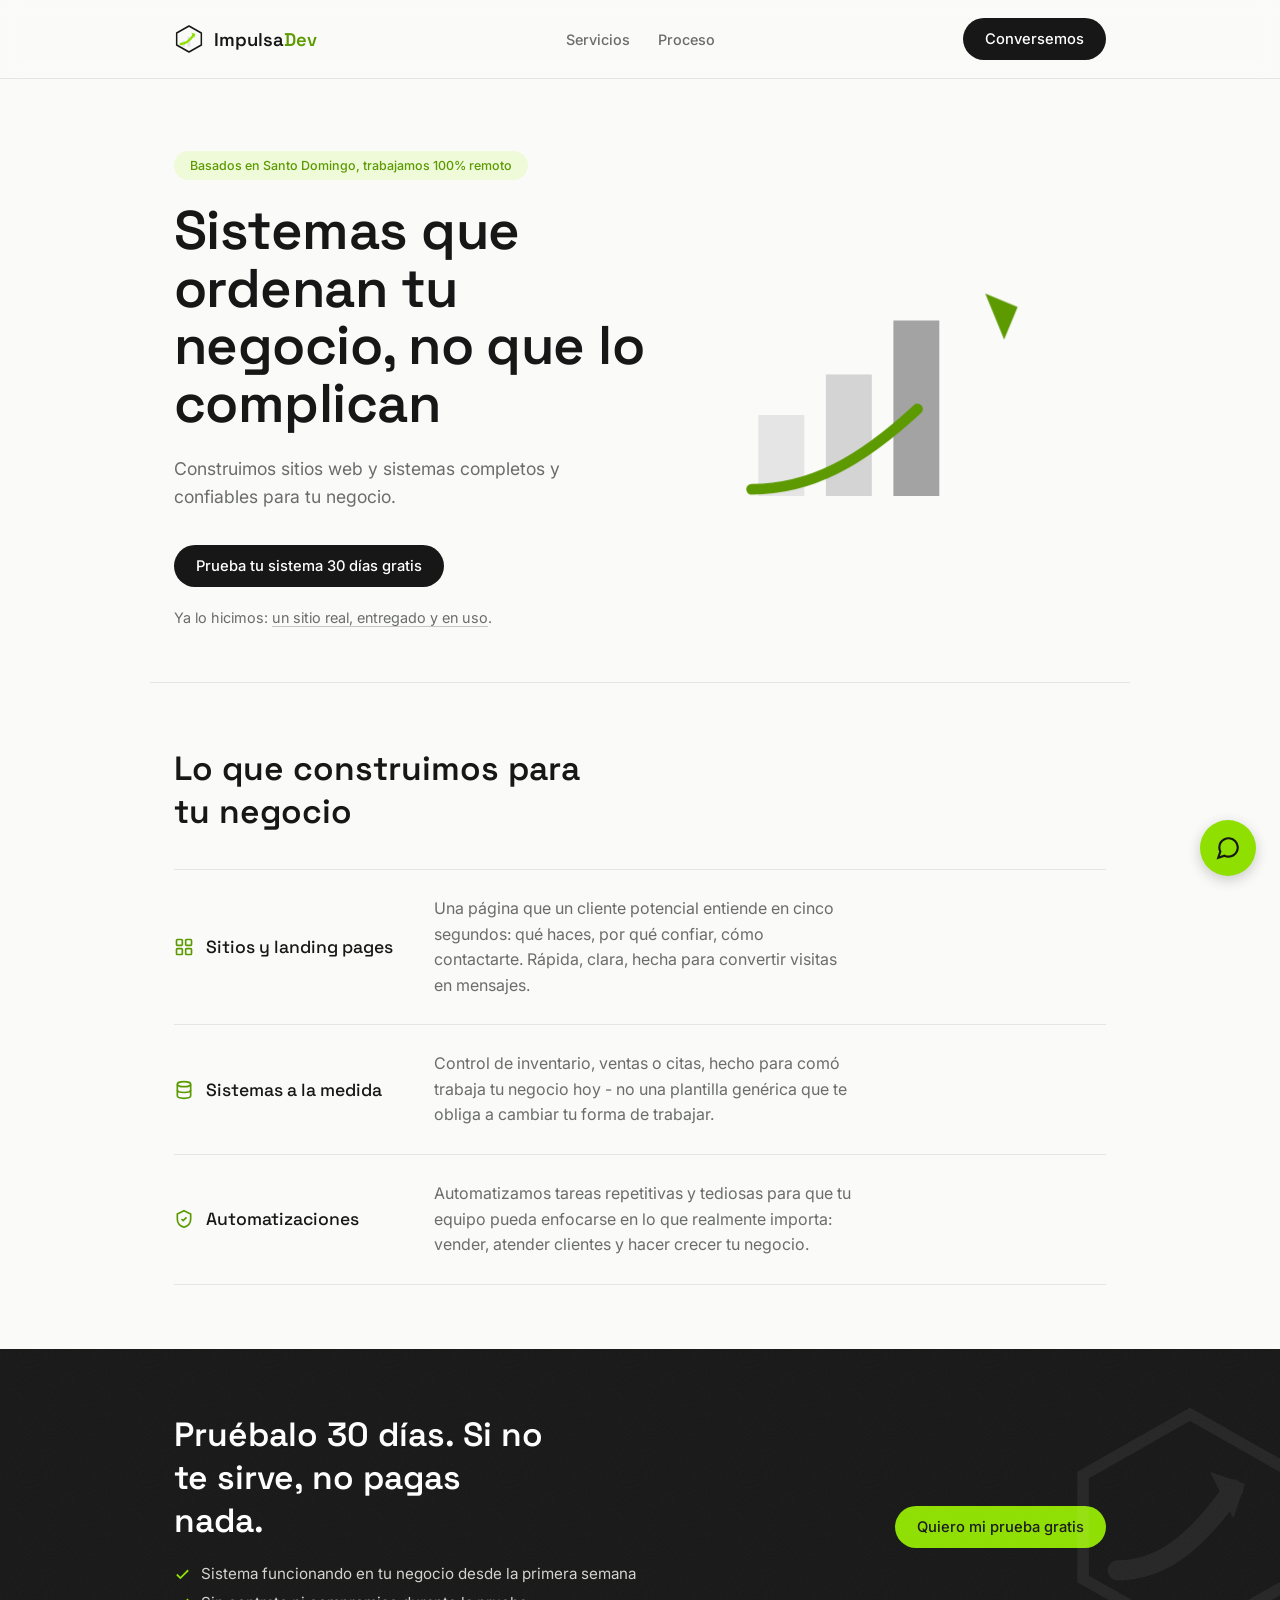
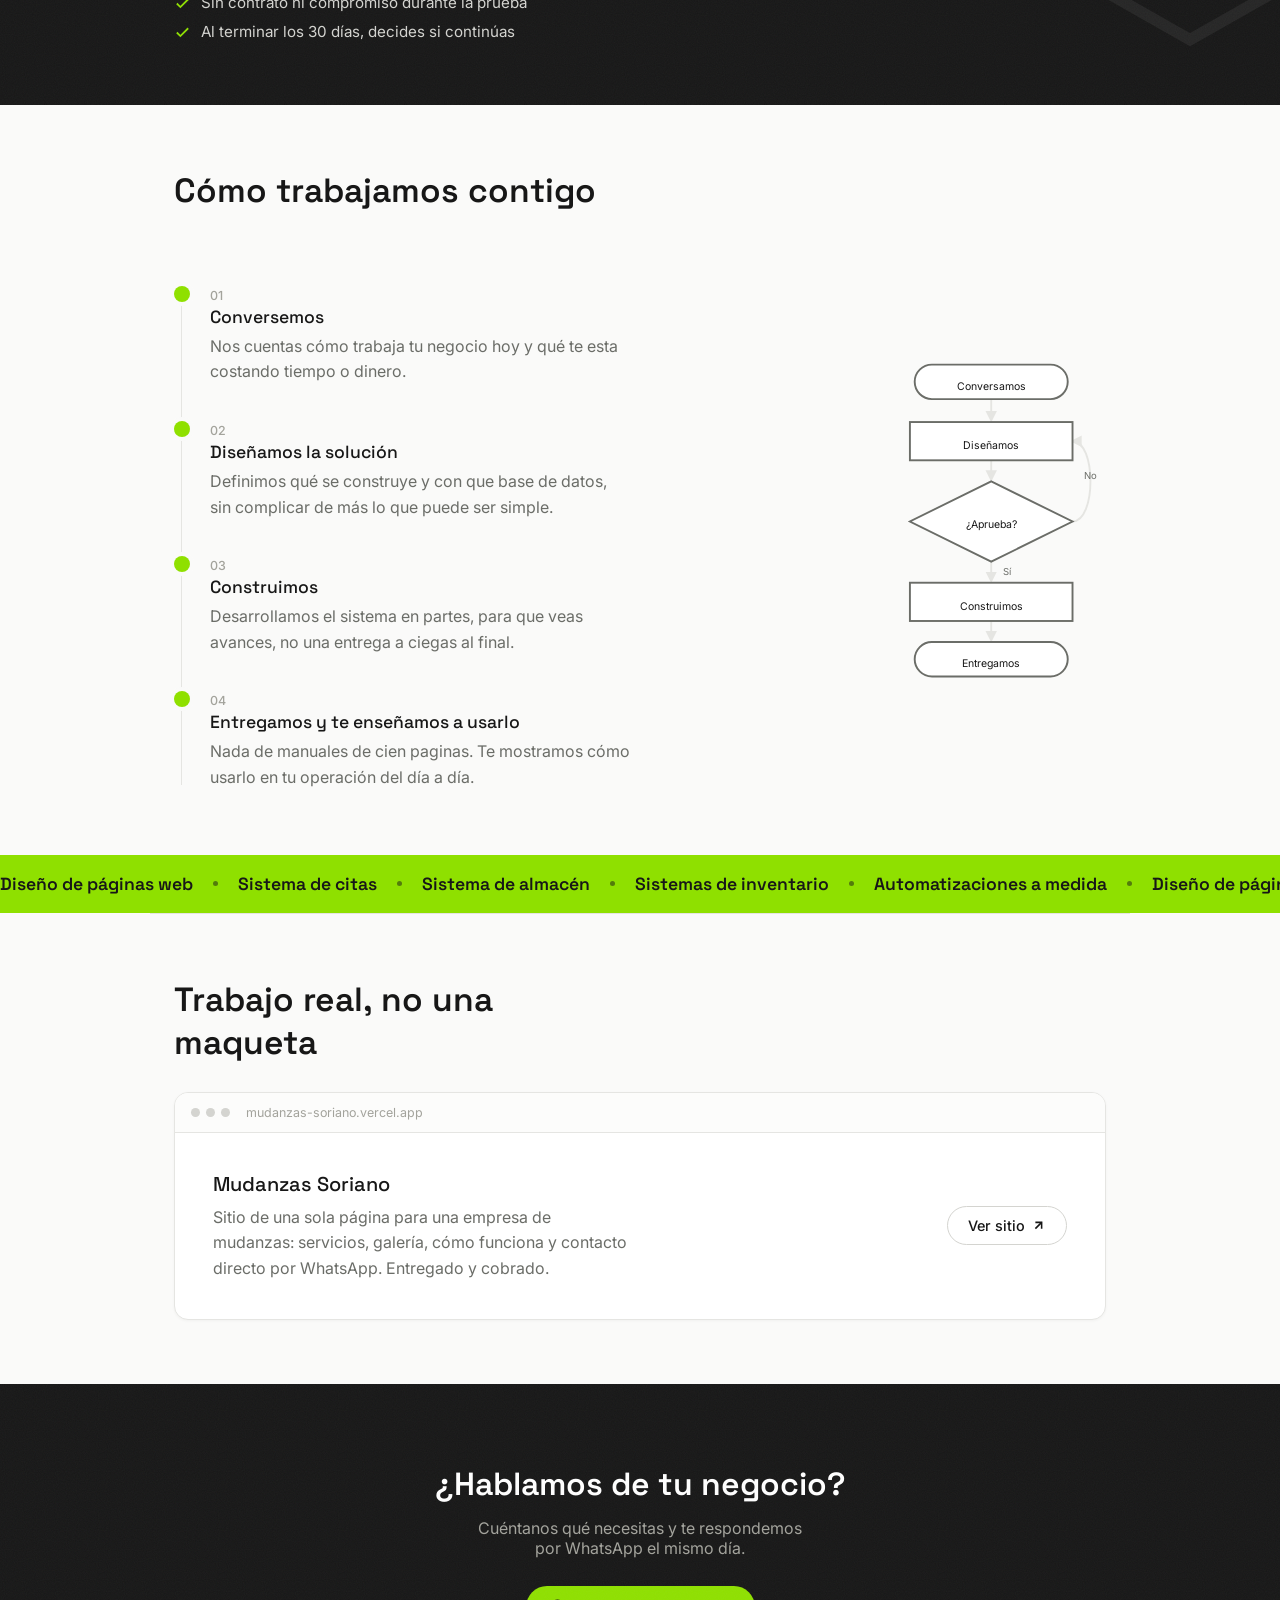
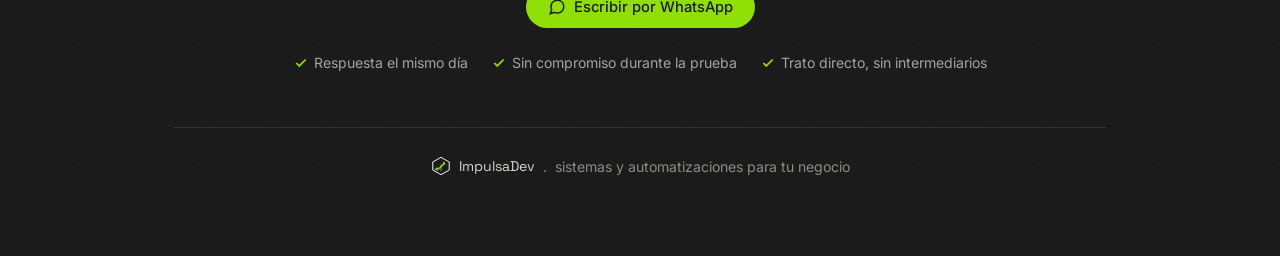
<file: impulsadev-landing/index.html>
<!DOCTYPE html>
<html lang="es">
<head>
    <meta charset="UTF-8" />
    <meta name="viewport" content="width=device-width, initial-scale=1.0" />
    <title>ImpulsaDev - Sistemas y automatizaciones para tu negocio </title>
    <meta name="description" content="Sitios web, sistemas a la medida y automatizaciones para negocios pequeños. Prueba tu sistema 30 días gratis."/>
    <meta property="og:title" content="ImpulsaDev - Sistemas y automatizaciones para tu negocio"/>
    <meta property="og:description" content="Sitios web, sistemas a la medida y automatizaciones para negocios pequeños. Prueba tu sistema 30 días gratis."/>
    <meta property="og:image" content="https://impulsa-dev.vercel.app/img/favicon.png">
    <meta property="og:url" content="https://impulsa-dev.vercel.app"/>
    <meta property="og:type" content="website"/>
    <meta name="theme-color" content="#171717"/>
    <link rel="canonical" href="https://impulsa-dev.vercel.app" />

    <link rel="preconnect" href="https://fonts.googleapis.com">
    <link href="https://fonts.googleapis.com/css2?family=Space+Grotesk:wght@500;600;700&family=Inter:wght@400;500;600&display=swap" rel="stylesheet">
    <link rel="icon" type="image/png" href="img/favicon.png" />
    <link rel="apple-touch-icon" href="img/apple-icon.png" />
    <link rel="stylesheet" href="css/style.css" />

    <script type="application/ld+json">
      {
        "@context": "https://schema-org",
        "@type": "ProfessionalService",
        "name": "ImpulsaDev",
        "description": "Sistemas y automatizaciones para negocios pequeños en Santo Domingo, República Dominicana.",
        "url": "https://impulsa-dev.vercel.app",
        "areaServed": {
          "@type": "City",
          "name": "Santo Domingo"
        },
        "address": {
          "@type": "PostalAddress",
          "addressLocality": "Santo Domingo",
          "addressCountry": "DO"
        }
      }
    </script>
</head>
<body>
    <header>
        <nav class="nav-container">
            <div class="brand">
                <svg width="30" height="30" viewBox="0 0 90 90" fill="none">
                    <path d="M45 6 L82 27 V63 L45 84 L8 63 V27 Z" stroke="#171717" stroke-width="4.5" stroke-linejoin="round"/>
                    <rect x="24" y="50" width="9" height="18" fill="#E5E5E5"/>
                    <rect x="40" y="38" width="9" height="30" fill="#E5E5E5"/>
                    <path d="M20 60 C34 60 46 52 60 32" stroke="#8FE000" stroke-width="7" stroke-linecap="round" fill="none"/>
                    <path d="M52 26 L64 30 L60 42 Z" fill="#8FE000"/>
                </svg>
                <span class="brand-name">Impulsa<span class="dev">Dev</span></span>
            </div>
            <div class="nav-links">
                <a href="#servicios">Servicios</a>
                <a href="#proceso">Proceso</a>
            </div>
            <a href="#" id="nav-cta" class="btn btn-dark" target="_blank" rel="noreferrer">Conversemos</a>
        </nav>
    </header>
      <section class="hero">
    <div class="hero-text">
      <span class="badge">Basados en Santo Domingo, trabajamos 100% remoto</span>
      <h1>Sistemas que ordenan tu negocio, no que lo complican</h1>
      <p class="sub">Construimos sitios web y sistemas completos y confiables para tu negocio.</p>
      <div class="cta-row">
        <a href="#" id="hero-cta" class="btn btn-dark" target="_blank" rel="noreferrer">Prueba tu sistema 30 días gratis</a>
      </div>
      <p class="proof">Ya lo hicimos: <a href="https://mudanzas-soriano.vercel.app/" target="_blank" rel="noreferrer">un sitio real, entregado y en uso</a>.</p>
    </div>

    <div class="hero-art" aria-hidden="true">
      <svg viewBox="0 0 260 200">
        <rect class="bar" x="20" y="120" width="34" height="60" fill="#E5E5E5"/>
        <rect class="bar" x="70" y="90" width="34" height="90" fill="#D4D4D4"/>
        <rect class="bar" x="120" y="50" width="34" height="130" fill="#A3A3A3"/>
        <path class="arrow" d="M15 175 C 80 175, 130 130, 205 45" fill="none" stroke="#5C9A00" stroke-width="8" stroke-linecap="round"/>
        <path class="arrow" d="M188 30 L212 40 L202 64 Z" fill="#5C9A00"/>
      </svg>
    </div>
  </section>
  <section class="services" id="servicios">
    <h2>Lo que construimos para tu negocio</h2>

    <div class="services-list">
        <div class="service">
            <div class="service-head">
                <svg class="icon" viewBox="0 0 24 24" fill="none" stroke="currentColor" stroke-width="2"><rect x="3" y="3" width="7" height="7" rx="1"/><rect x="14" y="3" width="7" height="7" rx="1"/><rect x="3" y="14" width="7" height="7" rx="1"/><rect x="14" y="14" width="7" height="7" rx="1"/></svg>
                <h3> Sitios y landing pages </h3>
            </div>
            <p>Una página que un cliente potencial entiende en cinco segundos: qué haces, por qué confiar, cómo contactarte. Rápida, clara, hecha para convertir visitas en mensajes.</p>
        </div>

        <div class="service">
        <div class="service-head">
            <svg class="icon" viewBox="0 0 24 24" fill="none" stroke="currentColor" stroke-width="2"><ellipse cx="12" cy="5" rx="8" ry="3"/><path d="M4 5v14c0 1.7 3.6 3 8 3s8-1.3 8-3V5"/><path d="M4 12c0 1.7 3.6 3 8 3s8-1.3 8-3"/></svg>
            <h3>Sistemas a la medida</h3>
        </div>
        <p>Control de inventario, ventas o citas, hecho para comó trabaja tu negocio hoy - no una plantilla genérica que te obliga a cambiar tu forma de trabajar.</p>
        </div>

        <div class="service">
            <div class="service-head">
                <svg class="icon" viewBox="0 0 24 24" fill="none" stroke="currentColor" stroke-width="2"><path d="M12 2l8 4v6c0 5-3.5 8.5-8 10-4.5-1.5-8-5-8-10V6l8-4z"/><path d="M9 12l2 2 4-4"/></svg>
                <h3>Automatizaciones</h3>
            </div>
            <p>Automatizamos tareas repetitivas y tediosas para que tu equipo pueda enfocarse en lo que realmente importa: vender, atender clientes y hacer crecer tu negocio.</p>
            </div>
        </div>

    
  </section>
    <section class="offer grain">
      <svg class="offer-watermark" viewBox="0 0 90 90" aria-hidden="true">
         <path d="M45 6 L82 27 V63 L45 84 L8 63 V27 Z" fill="none" stroke="#FFFFFF" stroke-width="4"/>
          <path d="M20 60 C34 60 46 52 60 32" fill="none" stroke="#FFFFFF" stroke-width="7" stroke-linecap="round"/>
          <path d="M52 26 L64 30 L60 42 Z" fill="#FFFFFF"/>
      </svg>
    <div class="offer-inner">
      <div>
        <h2 class="offer-title">Pruébalo 30 días. Si no te sirve, no pagas nada.</h2>
        <ul class="offer-list">
          <li>
            <svg width="17" height="17" viewBox="0 0 24 24" fill="none" stroke="currentColor" stroke-width="2.5"><polyline points="20 6 9 17 4 12"/></svg>
            Sistema funcionando en tu negocio desde la primera semana
          </li>
          <li>
            <svg width="17" height="17" viewBox="0 0 24 24" fill="none" stroke="currentColor" stroke-width="2.5"><polyline points="20 6 9 17 4 12"/></svg>
            Sin contrato ni compromiso durante la prueba
          </li>
          <li>
            <svg width="17" height="17" viewBox="0 0 24 24" fill="none" stroke="currentColor" stroke-width="2.5"><polyline points="20 6 9 17 4 12"/></svg>
            Al terminar los 30 días, decides si continúas
          </li>
        </ul>
      </div>
      <a href="#" id="offer-cta" class="btn btn-lime" target="_blank" rel="noreferrer">Quiero mi prueba gratis</a>
    </div>
  </section>
    <section class="process" id="proceso">
    <h2>Cómo trabajamos contigo</h2>

    <div class="process-inner">
      <div class="process-line">
        <div class="step reveal">
          <span class="step-num">01</span>
          <h3>Conversemos</h3>
          <p>Nos cuentas cómo trabaja tu negocio hoy y qué te esta costando tiempo o dinero.</p>
        </div>

        <div class="step reveal">
          <span class="step-num">02</span>
          <h3>Diseñamos la solución</h3>
          <p>Definimos qué se construye y con que base de datos, sin complicar de más lo que puede ser simple.</p>
        </div>

        <div class="step reveal">
          <span class="step-num">03</span>
          <h3>Construimos</h3>
          <p>Desarrollamos el sistema en partes, para que veas avances, no una entrega a ciegas al final.</p>
        </div>

        <div class="step reveal">
          <span class="step-num">04</span>
          <h3>Entregamos y te enseñamos a usarlo</h3>
          <p>Nada de manuales de cien paginas. Te mostramos cómo usarlo en tu operación del día a día.</p>
        </div>
      </div>

      <div class="process-art" aria-hidden="true">
        <svg viewBox="0 0 230 340">
          <defs>
            <marker id="arrowhead" viewBox="0 0 10 10" refX="8" refY="5" markerWidth="6" markerHeight="6" orient="auto-start-reverse">
              <path d="M0 0 L10 5 L0 10 Z" class="flow-arrowhead"/>
            </marker>
          </defs>

          <path class="flow-connector" d="M110 44 L110 66" marker-end="url(#arrowhead)"/>
          <path class="flow-connector" d="M110 108 L110 128" marker-end="url(#arrowhead)"/>
          <path class="flow-connector" d="M110 214 L110 234" marker-end="url(#arrowhead)"/>
          <path class="flow-connector" d="M110 276 L110 296" marker-end="url(#arrowhead)"/>
          <path class="flow-connector" d="M195 172 C 220 172, 220 88, 195 88" marker-end="url(#arrowhead)"/>

          <rect class="flow-shape" x="30" y="8" width="160" height="36" rx="18" style="animation-delay: 0s"/>
          <text class="flow-text" x="110" y="31">Conversamos</text>

          <rect class="flow-shape" x="25" y="68" width="170" height="40" style="animation-delay: 1s"/>
          <text class="flow-text" x="110" y="93">Diseñamos</text>

          <polygon class="flow-diamond" points="110,130 195,172 110,214 25,172" style="animation-delay: 2s"/>
          <text class="flow-text" x="110" y="176">¿Aprueba?</text>
          <text class="flow-label" x="207" y="128">No</text>
          <text class="flow-label flow-label-yes" x="122" y="228">Sí</text>

          <rect class="flow-shape" x="25" y="236" width="170" height="40" style="animation-delay: 3s"/>
          <text class="flow-text" x="110" y="261">Construimos</text>

          <rect class="flow-shape" x="30" y="298" width="160" height="36" rx="18" style="animation-delay: 4s"/>
          <text class="flow-text" x="110" y="321">Entregamos</text>
        </svg>
      </div>
    </div>
  </section>
  
  <div class="marquee" role="marquee" aria-label="Servicios que ofrecemos">
    <div class="marquee-track" aria-hidden="true">
      <span>Diseño de páginas web</span>
      <span class="dot"></span>
       <span>Sistema de citas</span>
      <span class="dot"></span>
      <span>Sistema de almacén</span>
      <span class="dot"></span>
      <span>Sistemas de inventario</span>
      <span class="dot"></span>
      <span>Automatizaciones a medida</span>
      <span class="dot"></span>
      <span>Diseño de páginas web</span>
      <span class="dot"></span>
      <span>Sistema de citas</span>
      <span class="dot"></span>
      <span>Sistema de almacén</span>
      <span class="dot"></span>
      <span>Sistemas de inventario</span>
      <span class="dot"></span>
      <span>Automatizaciones a medida</span>
      <span class="dot"></span>
    </div>
  </div>

    <section class="portfolio">
    <h2>Trabajo real, no una maqueta</h2>

    <div class="browser-frame reveal" id="portfolio-card">
      <div class="browser-bar">
        <span class="dot"></span><span class="dot"></span><span class="dot"></span>
        <span class="url">mudanzas-soriano.vercel.app</span>
      </div>
      <div class="browser-body">
        <div>
          <h3>Mudanzas Soriano</h3>
          <p>Sitio de una sola página para una empresa de mudanzas: servicios, galería, cómo funciona y contacto directo por WhatsApp. Entregado y cobrado.</p>
        </div>
        <a class="link-btn" href="https://mudanzas-soriano.vercel.app/" target="_blank" rel="noreferrer">
          Ver sitio
          <svg width="15" height="15" viewBox="0 0 24 24" fill="none" stroke="currentColor" stroke-width="2.5"><line x1="7" y1="17" x2="17" y2="7"/><polyline points="7 7 17 7 17 17"/></svg>
        </a>
      </div>
    </div>
  </section>
  <footer class="grain">
    <div class="footer-inner">
        <h2>¿Hablamos de tu negocio?</h2>
        <p class="lead">Cuéntanos qué necesitas y te respondemos por WhatsApp el mismo día.</p>
        <a href="#" id="footer-cta" class="btn btn-lime" target="_blank" rel="noreferrer">
        <svg width="18" height="18" viewBox="0 0 24 24" fill="none" stroke="currentColor" stroke-width="2"><path d="M21 11.5a8.38 8.38 0 0 1-.9 3.8 8.5 8.5 0 0 1-7.6 4.7 8.38 8.38 0 0 1-3.8-.9L3 21l1.9-5.7a8.38 8.38 0 0 1-.9-3.8 8.5 8.5 0 0 1 4.7-7.6 8.38 8.38 0 0 1 3.8-.9h.5a8.48 8.48 0 0 1 8 8v.5z"/></svg>
        Escribir por WhatsApp
      </a>

      <div class="checks">
        <span><svg width="14" height="14" viewBox="0 0 24 24" fill="none" stroke="currentColor" stroke-width="3"><polyline points="20 6 9 17 4 12"/></svg> Respuesta el mismo día</span>
        <span><svg width="14" height="14" viewBox="0 0 24 24" fill="none" stroke="currentColor" stroke-width="3"><polyline points="20 6 9 17 4 12"/></svg> Sin compromiso durante la prueba</span>
        <span><svg width="14" height="14" viewBox="0 0 24 24" fill="none" stroke="currentColor" stroke-width="3"><polyline points="20 6 9 17 4 12"/></svg> Trato directo, sin intermediarios</span>
      </div>

      <div class="foot-brand">
        <svg width="20" height="20" viewBox="0 0 90 90" fill="none">
          <path d="M45 6 L82 27 V63 L45 84 L8 63 V27 Z" stroke="#F5F5F5" stroke-width="4.5" stroke-linejoin="round"/>
          <rect x="24" y="50" width="9" height="18" fill="#525252"/>
          <rect x="40" y="38" width="9" height="30" fill="#525252"/>
          <path d="M20 60 C34 60 46 52 60 32" stroke="#8FE000" stroke-width="7" stroke-linecap="round" fill="none"/>
          <path d="M52 26 L64 30 L60 42 Z" fill="#8FE000"/>
        </svg>
        <span class="name">ImpulsaDev</span>
        <span>.</span>
        <span>sistemas y automatizaciones para tu negocio</span>
      </div>
    </div>
  </footer>
  <a href="#" id="floating-cta" class="whatsapp-float" target="_blank" rel="noreferrer" aria-label="Escribir por WhatsApp">
    <svg width="26" height="26" viewBox="0 0 24 24" fill="none" stroke="currentColor" stroke-width="2"><path d="M21 11.5a8.38 8.38 0 0 1-.9 3.8 8.5 8.5 0 0 1-7.6 4.7 8.38 8.38 0 0 1-3.8-.9L3 21l1.9-5.7a8.38 8.38 0 0 1-.9-3.8 8.5 8.5 0 0 1 4.7-7.6 8.38 8.38 0 0 1 3.8-.9h.5a8.48 8.48 0 0 1 8 8v.5z"/></svg>
  </a>
    <script src="js/script.js"></script>
</body>
</html>
</file>
<file: impulsadev-landing/css/style.css>
:root{
    --ink: #171717;
    --paper: #FAFAF9;
    --line: #E5E5E2;
    --muted: #6B6D68;
    --lime: #8FE000;
    --lime-dark: #5c9a00;
    --lime-tint: #eefad8;
}

.grain {
    position: relative;
    overflow: hidden;
}

.grain::after {
    content:"";
    position: absolute;
    inset: 0;
    pointer-events: none;
    opacity: 0.05;
    background-image: url("data:image/svg+xml,%3Csvg xmlns='http://www.w3.org/2000/svg' width='120' height='120'%3E%3Cfilter id='n'%3E%3CfeTurbulence type='fractalNoise' baseFrequency='0.9' numOctaves='2' stitchTiles='stitch'/%3E%3C/filter%3E%3Crect width='100%25' height='100%25' filter='url(%23n)'/%3E%3C/svg%3E");
}

*{
    box-sizing: border-box;
    margin: 0;
    padding: 0;
}

:focus-visible {
    outline: 2px solid var(--lime-dark);
    outline-offset: 2px;
}

a:focus-visible,
.btn:focus-visible {
    outline-color: var(--lime);
}

html {
    scroll-behavior:smooth;
}

body {
    font-family: "Inter", sans-serif;
    background: var(--paper);
    color: var(--ink);
    -webkit-font-smoothing: antialiased;
}

.font-display {
    font-family: "Space Grotesk", sans-serif
}

a {
    color: inherit;
    text-decoration: none;
}

img, svg {
    display: block;
    max-width: 100%;
}

header {
    position: sticky;
    top: 0;
    z-index: 50;
    background: rgba(250, 250, 249, 0.82);
    backdrop-filter: blur(10px);
    border-bottom: 1px solid var(--line);
}

.nav-container {
    max-width: 980px;
    margin: 0 auto;
    padding: 18px 24px;
    display: flex;
    align-items: center;
    justify-content: space-between;
}

.nav-links  {
    display: none;
    gap: 28px;
}

.nav-links a {
    font-size: 0.9rem;
    font-weight: 500;
    color: var(--muted);
    transition: color 0.2s ease;
}

.nav-links a:hover {
    color: var(--ink);
}

@media (min-width: 800px) {
    .nav-links {
        display: flex;
    }
}

.brand {
    display: flex;
    align-items: center;
    gap: 10px;
    font-family: "Space Grotesk", sans-serif;
    font-weight: 600;
    font-size: 1.15rem;
}

.brand .dev {
    color: var(--lime-dark);
}

.btn {
  display: inline-flex;
  align-items: center;
  gap: 8px;
  font-weight: 500;
  font-size: 0.92rem;
  border-radius: 999px;
  padding: 12px 22px;
  transition: background 0.2s ease, transform 0.15s ease;
  cursor: pointer;
  border: none;
}

.btn:hover {
    transform: translateY(-2px);
}

.btn:active {
    transform: translateY(0);
}

.btn-dark {
    background: var(--ink);
    color: #fff;
}

.btn-dark:hover {
    background: var(--lime-dark);
}

.btn-lime{
    background: var(--lime);
    color: var(--ink);
}

.btn-lime:hover {
    background: #A6EE2E;
}

.hero {
    max-width: 980px;
    margin: 0 auto;
    padding: 72px 24px 56px;
    display: grid;
    gap: 48px;
    align-items: center;
    grid-template-columns: 1fr;
}

.badge {
    display: inline-flex;
    align-items: center;
    gap: 6px;
    font-size: 0.78rem;
    font-weight: 500;
    color: var(--lime-dark);
    background: var(--lime-tint);
    border-radius: 999px;
    padding: 7px 16px;
}

h1 {
    font-family: "Space Grotesk", sans-serif;
    font-weight: 600;
    font-size: 2.6rem;
    line-height: 1.06;
    letter-spacing: -0.01em;
    max-width: 520px;
    margin-top: 22px;
}

@media (min-width: 640px) {
    h1{
        font-size: 3.4rem;
    }
}

.hero .sub {
    color: var(--muted);
    font-size: 1.1rem;
    line-height: 1.6;
    max-width: 400px;
    margin-top: 22px;
}

@media (min-width: 800px) {
    .hero {
        grid-template-columns: 1.1fr 0.9fr;
    }
}

.cta-row {
    margin-top: 34px;
    display: flex;
    flex-wrap: wrap;
    gap: 16px;
}

.proof {
    margin-top: 22px;
    font-size: 0.9rem;
    color: var(--muted)
}

.proof a {
    text-decoration: underline;
    text-decoration-color: #C8C8C2;
    text-underline-offset: 3px;
}

.proof a:hover {
    text-decoration-color: var(--ink);
}

.hero-art {
    position: relative;
    height: 270px;
}

.hero-art svg {
    width: 100%;
    height: 100%;
}

section {
    padding: 64px 0;
}

.services {
    max-width: 980px;
    margin: 0 auto;
    padding: 64px 24px;
    border-top: 1px solid var(--line);
}

h2 {
    font-family: "Space Grotesk", sans-serif;
    font-weight: 600;
    font-size: 1.8rem;
    max-width: 440px;
}

@media (min-width: 640px) {
    h2{
        font-size: 2.1rem;
    }
}

.services-list {
    margin-top: 36px;
    border-top: 1px solid var(--line);
}

.service {
    display: flex;
    flex-direction: column;
    gap: 14px;
    padding: 26px 0;
    border-bottom: 1px solid var(--line);
}

@media (min-width: 640px) {
    .service{
        flex-direction: row;
        gap: 40px;
    }
}

.service-head {
    display: flex;
    align-items: center;
    gap: 12px;
    flex-shrink: 0;
}

@media (min-width: 640px) {
    .service-head {
        width: 220px;
    }
}

.service h3{
    font-family: "Space Grotesk", sans-serif;
    font-weight: 500;
    font-size: 1.1rem;
}

.service p {
    color: var(--muted);
    line-height: 1.6;
    max-width: 420px;
}

.icon {
    width: 20px;
    height: 20px;
    color: var(--lime-dark);
    flex-shrink: 0;
}

.offer {
    background: var(--ink);
    color: #fff;
    padding: 0;
}

.offer-inner {
    max-width: 980px;
    margin: 0 auto;
    padding: 64px 24px;
    display: grid;
    gap: 32px;
    align-items:center;
}


@media (min-width: 640px) {
    .offer-inner {
        grid-template-columns: 1fr auto;
    }
}

.offer-title {
    font-family: "Space Grotesk", sans-serif;
    font-weight: 600;
    font-size: 1.8rem;
    max-width: 380px;
}

@media (min-width: 640px) {
    .offer-title{
        font-size: 2.1rem;
    }
}

.offer-list {
    list-style: none;
    margin-top: 22px;
    display: flex;
    flex-direction: column;
    gap: 10px;
}

.offer-list li {
    display: flex;
    gap: 10px;
    align-items: flex-start;
    color: #D4D4D0;
    font-size: 0.95rem;
}

.offer-list li svg {
    color: var(--lime);
    flex-shrink: 0;
    margin-top: 2px;
}

.offer {
    position: relative;
}

.offer-watermark {
    position: absolute;
    right: -40px;
    top: 50%;
    transform: translateY(-50%);
    width: 260px;
    height: 260px;
    opacity: 0.06;
    pointer-events: none;

}

.process-inner{
    margin-top: 36px;
    display: grid;
    gap: 40px;
    align-items: center;
}

@media (min-width: 800px) {
    .process-inner {
        grid-template-columns: 1.1fr 1fr;
    }
}

.process-line {
    margin-top: 0;
}

.process-art {
    display: none;
}

@media (min-width: 800px) {
    .process-art {
        display: block;
        width: 220px;
        margin-left: auto;
    }
}

.process {
    max-width: 980px;
    margin: 0 auto;
    padding: 64px 24px;     
}

.process-line {
    margin-top: 36px;
    position: relative;
    padding-left: 36px;
}

.process-line::before {
    content: "";
    position: absolute;
    left: 7px;
    top: 6px;
    bottom: 6px;
    width: 1px;
    background: var(--line);
}

.step {
    position: relative;
    padding-bottom: 34px;
}

.step:last-child {
    padding-bottom: 0;
}

.step::before {
    content: "";
    position: absolute;
    left: -36px;
    top: 2px;
    width: 16px;
    height: 16px;
    border-radius: 50%;
    background: var(--lime);
    box-shadow: 0 0 0 4px var(--paper);
}

.step-num {
    font-size: 0.78rem;
    color: #A3A39C;
    font-weight: 500;
}

.step h3 {
    font-family: "Space Grotesk", sans-serif;
    font-weight: 500;
    font-size: 1.1rem;
    margin-top: 2px;
}

.step p {
    color: var(--muted);
    margin-top: 6px;
    max-width:420px;
    line-height: 1.6;
}

.reveal {
    opacity: 0;
    transform: translateY(16px);
    transition: opacity 0.6s ease, transform 0.6s ease;
}

.reveal.in-view {
    opacity: 1;
    transform: none;
}

.portfolio {
    max-width: 980px;
    margin: 0 auto;
    padding: 64px 24px;
    border-top: 1px solid var(--line);
}

.browser-frame {
    margin-top: 28px;
    border: 1px solid var(--line);
    border-radius: 14px;
    overflow: hidden;
    background: #fff;
    box-shadow: 0 1px 3px rgba(0, 0, 0, 0.04);
}

.browser-bar {
    display: flex;
    align-items: center;
    gap: 6px;
    padding: 12px 16px;
    border-bottom: 1px solid var(--line);
    background: #FCFCFB;
}

.dot {
    width: 9px;
    height: 9px;
    border-radius: 50%;
    background: #D4D4D0;
}

.url {
    margin-left: 10px;
    font-size: 0.78rem;
    color: #A3A39C;
}

.browser-body {
    padding: 30px;
    display: grid;
    gap: 20px;
    align-items: center;
}

@media (min-width: 640px) {
    .browser-body {
        grid-template-columns: 1fr auto;
        padding: 38px;
    }
}

.browser-body h3 {
    font-family: "Space Grotesk", sans-serif;
    font-weight: 500;
    font-size: 1.25rem;
}

.browser-body p {
    color: var(--muted);
    margin-top: 8px;
    max-width: 420px;
    line-height: 1.6;
}

.link-btn {
    display: inline-flex;
    align-items: center;
    gap: 6px;
    font-size: 0.9rem;
    font-weight: 500;
    border: 1px solid #D4D4D0;
    border-radius: 999px;
    padding: 10px 20px;
    white-space: nowrap;
    transition: border-color 0.2s;
}

.link-btn:hover {
    border-color: var(--ink);
}

footer {
    background: var(--ink);
    color: #fff;
}

.footer-inner {
    max-width: 980px;
    margin: 0 auto;
    padding: 80px 24px;
    text-align: center;
}

footer h2 {
    color: #fff;
    margin: 0 auto;
    max-width: 420px;
    font-size: 2rem;
}

footer .lead {
    color: #A3A39C;
    margin-top: 14px;
    max-width: 340px;
    margin-left: auto;
    margin-right: auto;
}

footer .btn{
    margin-top: 28px;
}

.checks {
    margin-top: 26px;
    display: flex;
    flex-wrap: wrap;
    justify-content: center;
    gap: 10px 24px;
    font-size: 0.88rem;
    color: #A3A39C;
}

.checks span {
    display: inline-flex;
    align-items: center;
    gap: 6px;
}

.checks svg {
    color: var(--lime);
}

.foot-brand{
    margin-top: 56px;
    padding-top: 28px;
    border-top: 1px solid rgba(255, 255, 255, 0.1);
    display: flex;
    align-items: center;
    justify-content: center;
    gap: 8px;
    color: #8A8A84;
    font-size: 0.88rem;
}

.foot-brand .name {
    color: #D4D4D0;
    font-family: "Space Grotesk", sans-serif;
}

.bar {
    transform-origin: bottom;
    transform: scaleY(0);
}

.bar.rise {
    animation: rise 0.7s cubic-bezier(.2, .8, .2, 1) forwards;
}

.arrow {
    stroke-dasharray: 140;
    stroke-dashoffset: 140;
    opacity: 0;
}

.arrow.draw {
    animation: draw 0.9s ease-out forwards;
}

@keyframes rise {
    to {     transform: scaleY(1);
    }
}

@keyframes draw {
    to {
        stroke-dashoffset: 0;
        opacity: 1;
    }
}

@media (prefers-reduced-motion: reduce) {
    .bar, .arrow{
        animation: none
        !important; 
        opacity: 1
        !important;
        transform: none
        !important;

    }       
}

.flow-connector {
  stroke: var(--line);
  stroke-width: 2;
  fill: none;
}

.flow-arrowhead {
  fill: var(--line);
}

.flow-shape,
.flow-diamond {
  stroke: var(--muted);
  stroke-width: 2;
  fill: #fff;
  animation: pulse-stroke 5s ease-in-out infinite;
}

.flow-text {
  font-family: 'Inter', sans-serif;
  font-size: 11px;
  fill: var(--ink);
  text-anchor: middle;
  dominant-baseline: middle;
}

.flow-label {
  font-family: 'Inter', sans-serif;
  font-size: 10px;
  fill: var(--muted);
}

@keyframes pulse-stroke {
  0%, 80%, 100% { stroke: var(--muted); }
  40% { stroke: var(--lime-dark); }
}

@media (prefers-reduced-motion: reduce) {
  .flow-shape, .flow-diamond {
    animation: none;
  }
}

.process-art svg {
    width: 100%;
    height: auto;
    display: block;
}

.loop-track {
    stroke: var(--line);
}

.loop-node {
    fill: #D4D4D0;
}

.loop-dot {
    fill: var(--lime);
}

@keyframes travel {
    from { offset-distance: 0%;}
    to { offset-distance: 100%;}
}

@media (prefer-reduced-motion: reduce) {
    .loop-dot {
        animation: none;
        offset-distance: 0%;
    }
}

.nav .btn {
    padding: 10px 16px;
    font-size: 0.85rem;
}

@media (min-width: 640px) {
    .nav .btn {
        padding: 12px 22px;
        font-size: 0.92rem;
    }
}

.marquee {
    background: var(--lime);
    overflow: hidden;
    padding: 18px 0;
    white-space: nowrap;
}

.marquee-track {
    display: inline-flex;
    align-items: center;
    gap: 20px;
    animation: scroll-left 22s linear infinite;
}

.marquee-track span {
    font-family: "Space Grotesk", sans-serif;
    font-weight: 600;
    font-size: 1.1rem;
    color: var(--ink)
}

.marquee-track .dot {
    width: 5px;
    height: 5px;
    border-radius: 50%;
    background: var(--ink);
    opacity: 0.5;
    flex-shrink: 0;
}

@keyframes scroll-left {
    from{
     transform: translateX(0);
    }
    to {
         transform: translateX(-50%);
    }
}

@media (prefers-reduced-motion: reduce) {
    .marquee-track {
        animation: none;
    }
}

.whatsapp-float {
  position: fixed;
  bottom: 24px;
  right: 24px;
  width: 56px;
  height: 56px;
  border-radius: 50%;
  background: var(--lime);
  color: var(--ink);
  display: flex;
  align-items: center;
  justify-content: center;
  box-shadow: 0 4px 14px rgba(0, 0, 0, 0.2);
  z-index: 40;
  transition: transform 0.2s ease;
}

.whatsapp-float:hover {
  transform: scale(1.08);
}

.not-found {
    min-height: 100vh;
    display: flex;
    flex-direction: column;
    align-items: center;
    justify-content: center;
    text-align: center;
    gap: 16px;
    padding: 24px;
}

.not-found h1 {
    font-size: 4rem;
    margin: 0;
}

.not-found p {
    color: var(--muted);
    max-width: 320px;
}
</file>
